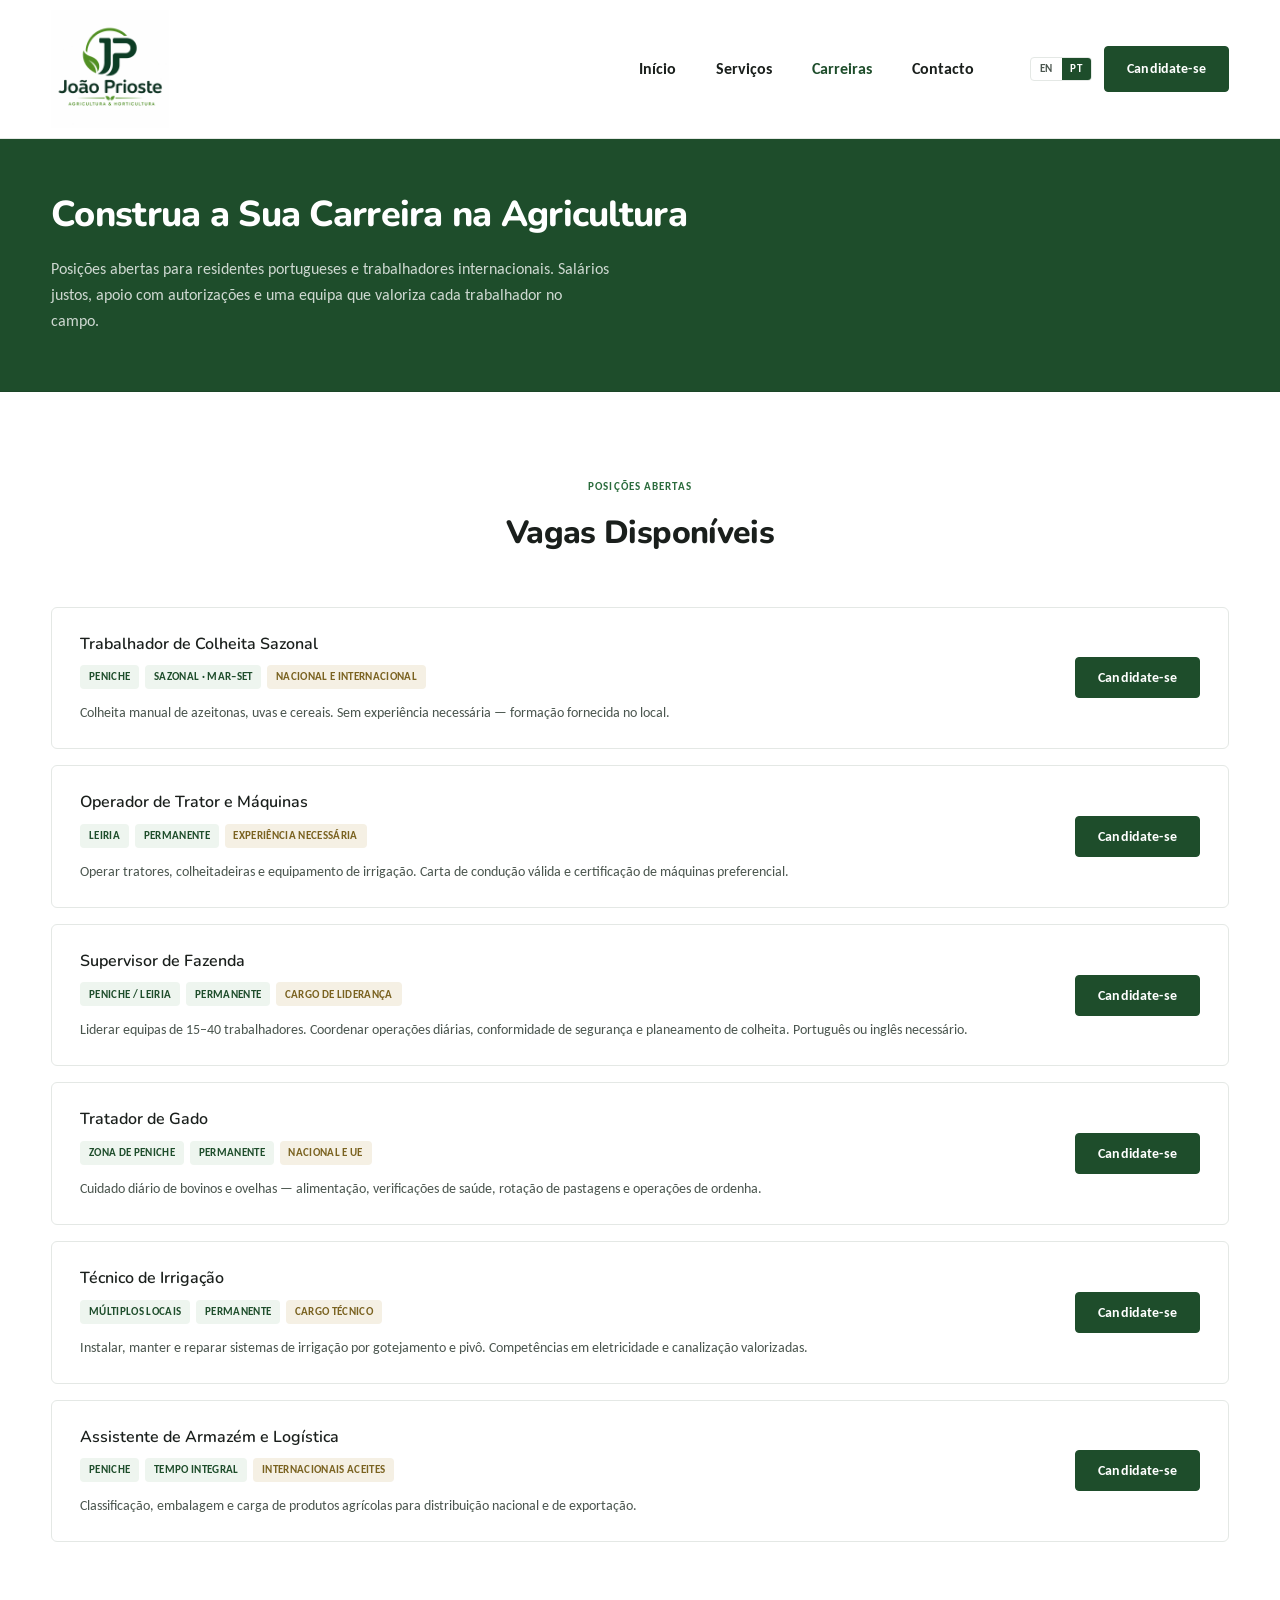
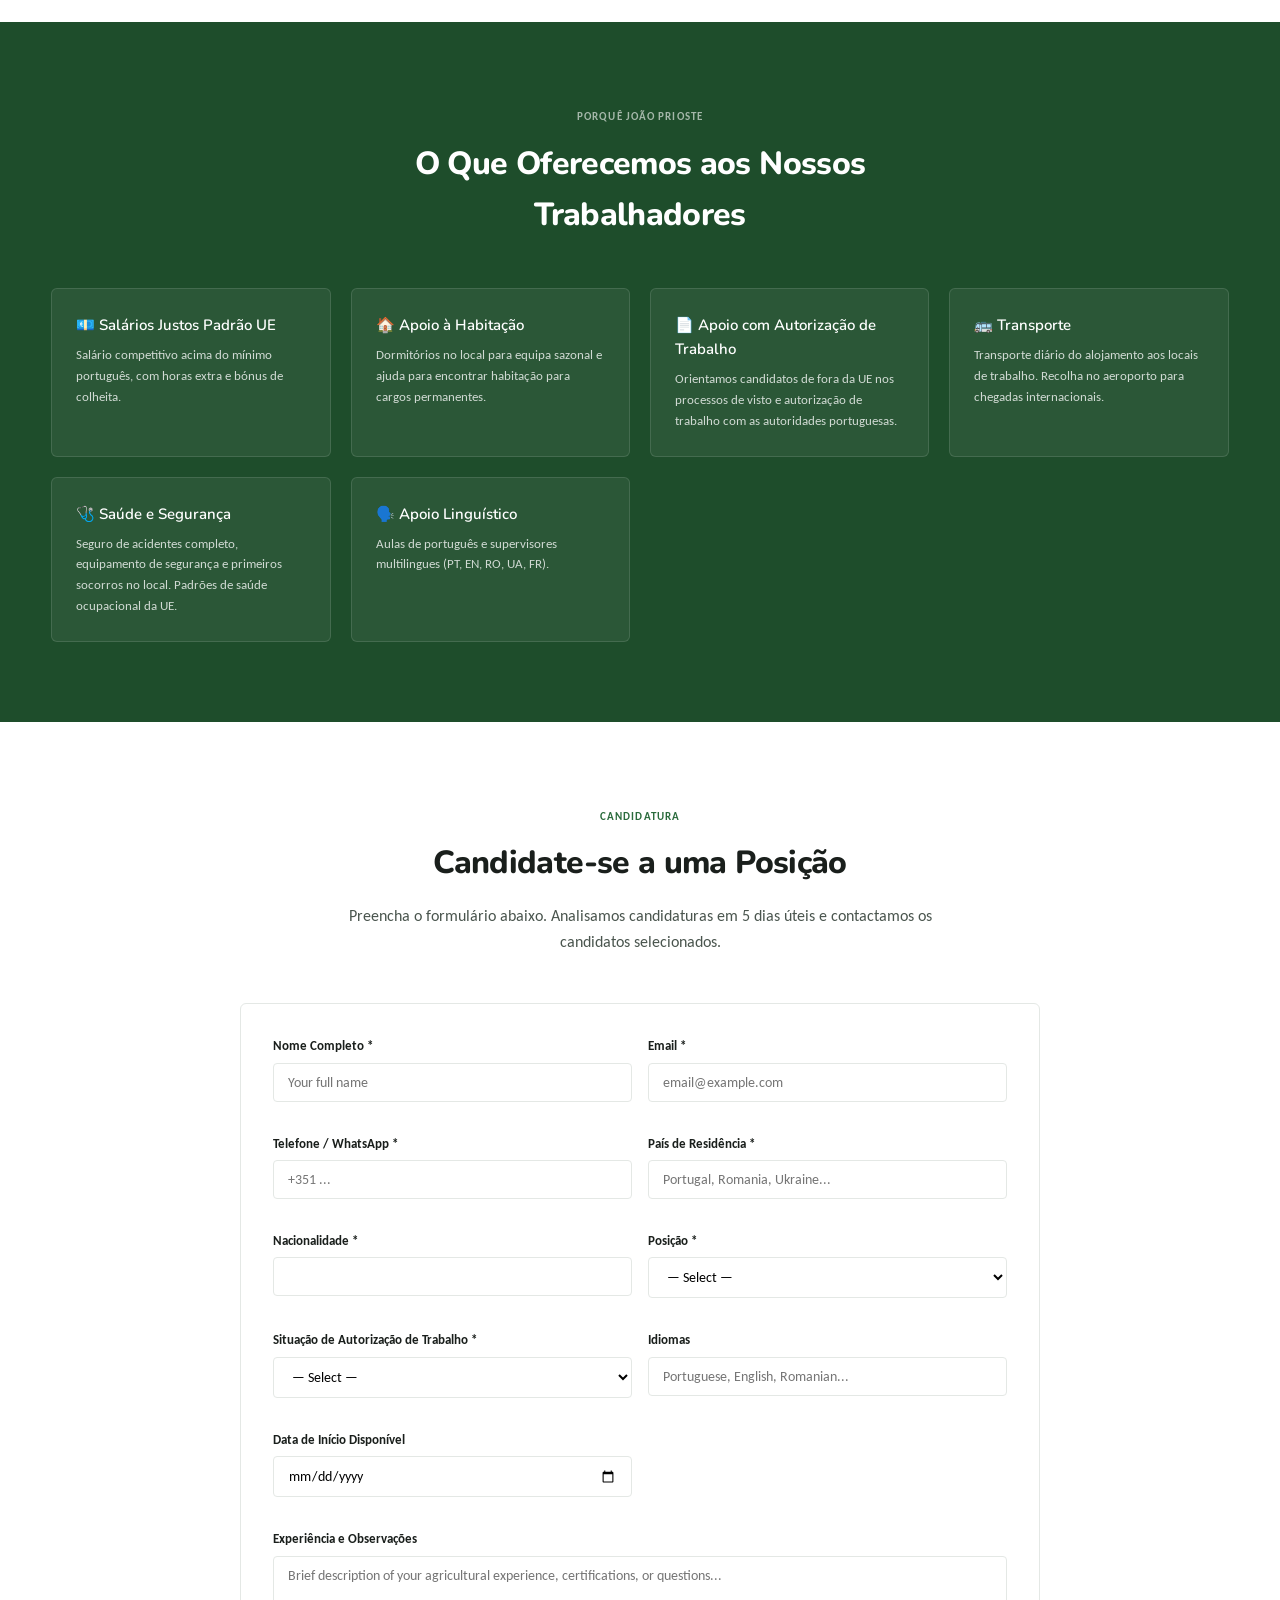
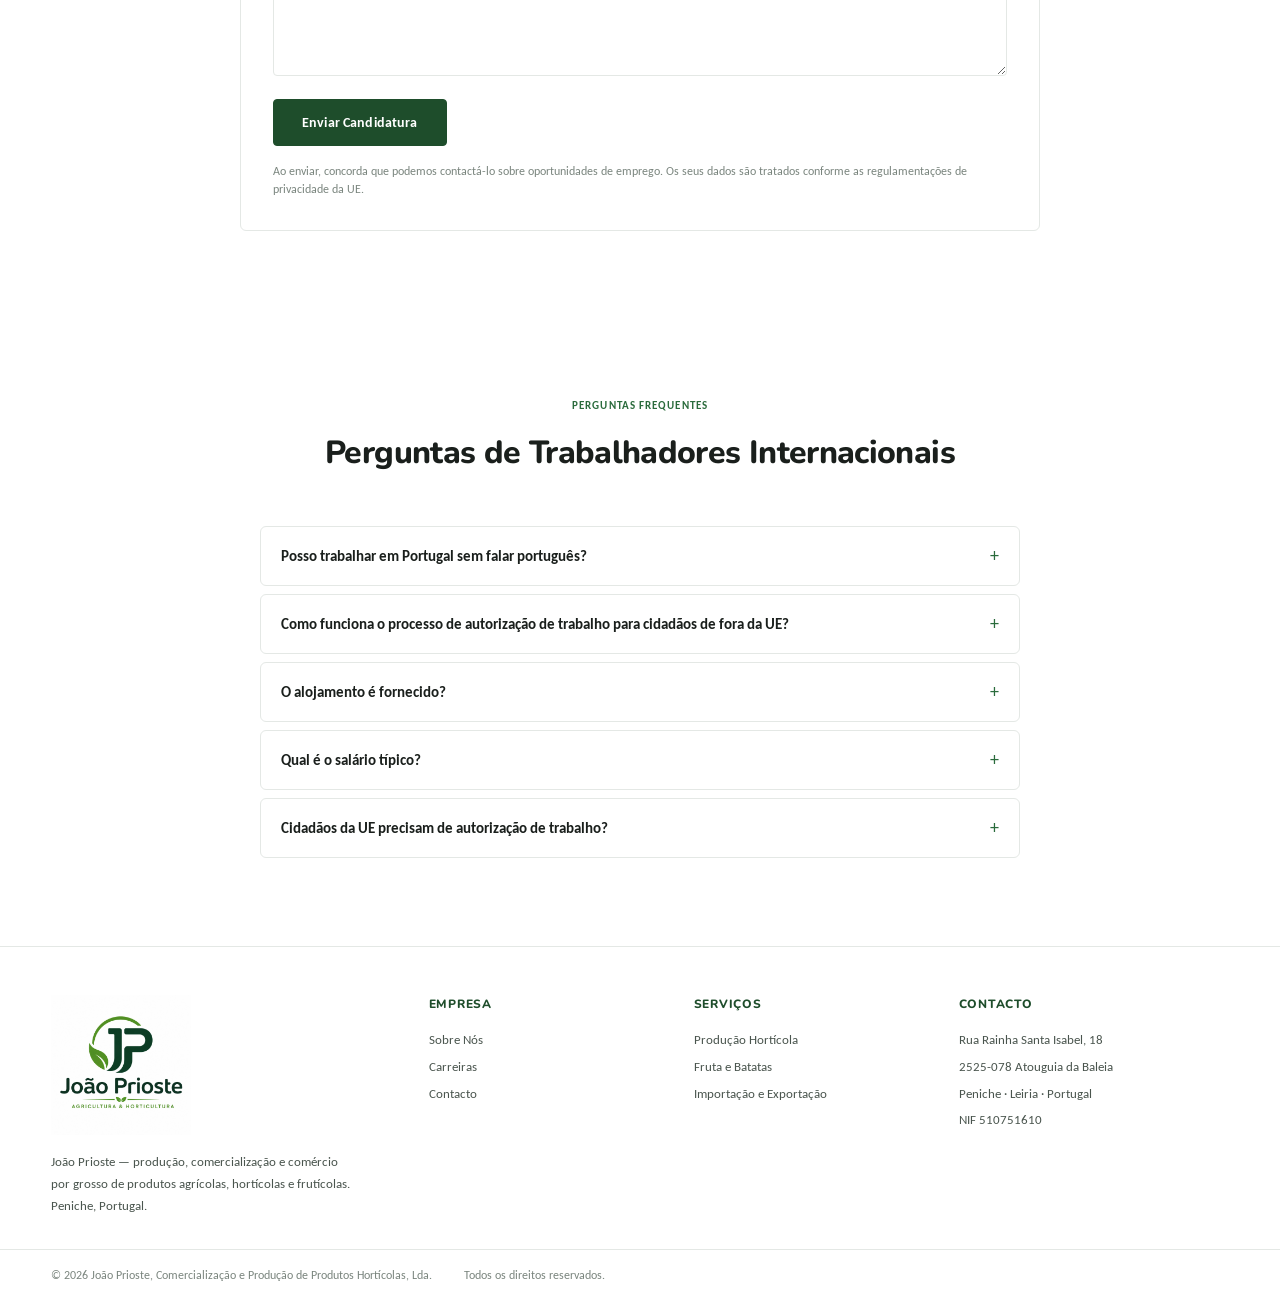
<file: careers.html>
<!DOCTYPE html>
<html lang="pt">
<head>
  <meta charset="UTF-8">
  <meta name="viewport" content="width=device-width, initial-scale=1.0">
  <meta name="description" content="Carreiras João Prioste — emprego agrícola e hortícola em Peniche. Trabalhadores nacionais e internacionais.">
  <title>Carreiras | João Prioste</title>
  <link rel="preconnect" href="https://fonts.googleapis.com">
  <link rel="preconnect" href="https://fonts.gstatic.com" crossorigin>
  <link href="https://fonts.googleapis.com/css2?family=Carlito:ital,wght@0,400;0,700;1,400&family=Nunito:wght@600;700;800&display=swap" rel="stylesheet">
  <link rel="stylesheet" href="css/styles.css?v=4">
</head>
<body>
  <header class="site-header">
    <div class="container header-inner">
      <a href="index.html" class="logo">
        <img src="images/logo.png" alt="João Prioste — Agricultura e Horticultura" class="logo-img">
      </a>
      <nav class="nav-links">
        <a href="index.html" data-i18n="nav.home">Home</a>
        <a href="services.html" data-i18n="nav.services">Services</a>
        <a href="careers.html" class="active" data-i18n="nav.careers">Careers</a>
        <a href="contact.html" data-i18n="nav.contact">Contact</a>
      </nav>
      <div class="header-actions">
        <div class="lang-toggle">
          <button type="button" data-lang="en">EN</button>
          <button type="button" data-lang="pt" class="active">PT</button>
        </div>
        <a href="#apply-form" class="btn btn-primary" data-i18n="nav.apply">Apply Now</a>
        <button class="mobile-toggle" aria-label="Menu">☰</button>
      </div>
    </div>
  </header>

  <main>
    <section class="page-hero">
      <div class="container">
        <h1 data-en="Build Your Career in Agriculture" data-pt="Construa a Sua Carreira na Agricultura">Build Your Career in Agriculture</h1>
        <p data-en="Open positions for Portuguese residents and international workers. Fair wages, support with permits, and a team that values every hand in the field." data-pt="Posições abertas para residentes portugueses e trabalhadores internacionais. Salários justos, apoio com autorizações e uma equipa que valoriza cada trabalhador no campo.">Open positions for Portuguese residents and international workers. Fair wages, support with permits, and a team that values every hand in the field.</p>
      </div>
    </section>

    <section class="bg-white">
      <div class="container">
        <div class="section-header fade-in">
          <span class="section-label" data-en="Open Positions" data-pt="Posições Abertas">Open Positions</span>
          <h2 data-en="Current Job Openings" data-pt="Vagas Disponíveis">Current Job Openings</h2>
        </div>
        <div style="display: flex; flex-direction: column; gap: 1rem;">
          <article class="job-card fade-in">
            <div>
              <h3 data-en="Seasonal Harvest Worker" data-pt="Trabalhador de Colheita Sazonal">Seasonal Harvest Worker</h3>
              <div class="job-meta">
                <span class="tag" data-en="Peniche" data-pt="Peniche">Peniche</span>
                <span class="tag" data-en="Seasonal · Mar–Sep" data-pt="Sazonal · Mar–Set">Seasonal · Mar–Sep</span>
                <span class="tag gold" data-en="Domestic & International" data-pt="Nacional e Internacional">Domestic & International</span>
              </div>
              <p style="color: var(--text-muted); font-size: 0.9rem; margin-top: 0.75rem;" data-en="Hand harvesting of olives, grapes, and cereals. No experience required — training provided on site." data-pt="Colheita manual de azeitonas, uvas e cereais. Sem experiência necessária — formação fornecida no local.">Hand harvesting of olives, grapes, and cereals. No experience required — training provided on site.</p>
            </div>
            <button type="button" class="btn btn-primary" data-apply="harvest-worker" data-en="Apply" data-pt="Candidate-se">Apply</button>
          </article>

          <article class="job-card fade-in">
            <div>
              <h3 data-en="Tractor & Machinery Operator" data-pt="Operador de Trator e Máquinas">Tractor & Machinery Operator</h3>
              <div class="job-meta">
                <span class="tag" data-en="Leiria" data-pt="Leiria">Leiria</span>
                <span class="tag" data-en="Permanent" data-pt="Permanente">Permanent</span>
                <span class="tag gold" data-en="Experience Required" data-pt="Experiência Necessária">Experience Required</span>
              </div>
              <p style="color: var(--text-muted); font-size: 0.9rem; margin-top: 0.75rem;" data-en="Operate tractors, harvesters, and irrigation equipment. Valid driving license and machinery certification preferred." data-pt="Operar tratores, colheitadeiras e equipamento de irrigação. Carta de condução válida e certificação de máquinas preferencial.">Operate tractors, harvesters, and irrigation equipment. Valid driving license and machinery certification preferred.</p>
            </div>
            <button type="button" class="btn btn-primary" data-apply="machinery-operator" data-en="Apply" data-pt="Candidate-se">Apply</button>
          </article>

          <article class="job-card fade-in">
            <div>
              <h3 data-en="Farm Supervisor" data-pt="Supervisor de Fazenda">Farm Supervisor</h3>
              <div class="job-meta">
                <span class="tag" data-en="Peniche / Leiria" data-pt="Peniche / Leiria">Peniche / Leiria</span>
                <span class="tag" data-en="Permanent" data-pt="Permanente">Permanent</span>
                <span class="tag gold" data-en="Leadership Role" data-pt="Cargo de Liderança">Leadership Role</span>
              </div>
              <p style="color: var(--text-muted); font-size: 0.9rem; margin-top: 0.75rem;" data-en="Lead teams of 15–40 workers. Coordinate daily operations, safety compliance, and harvest planning. Portuguese or English required." data-pt="Liderar equipas de 15–40 trabalhadores. Coordenar operações diárias, conformidade de segurança e planeamento de colheita. Português ou inglês necessário.">Lead teams of 15–40 workers. Coordinate daily operations, safety compliance, and harvest planning. Portuguese or English required.</p>
            </div>
            <button type="button" class="btn btn-primary" data-apply="farm-supervisor" data-en="Apply" data-pt="Candidate-se">Apply</button>
          </article>

          <article class="job-card fade-in">
            <div>
              <h3 data-en="Livestock Handler" data-pt="Tratador de Gado">Livestock Handler</h3>
              <div class="job-meta">
                <span class="tag" data-en="Peniche area" data-pt="Zona de Peniche">Zona de Peniche</span>
                <span class="tag" data-en="Permanent" data-pt="Permanente">Permanent</span>
                <span class="tag gold" data-en="Domestic & EU" data-pt="Nacional e UE">Domestic & EU</span>
              </div>
              <p style="color: var(--text-muted); font-size: 0.9rem; margin-top: 0.75rem;" data-en="Daily care of cattle and sheep — feeding, health checks, pasture rotation, and milking operations." data-pt="Cuidado diário de bovinos e ovelhas — alimentação, verificações de saúde, rotação de pastagens e operações de ordenha.">Daily care of cattle and sheep — feeding, health checks, pasture rotation, and milking operations.</p>
            </div>
            <button type="button" class="btn btn-primary" data-apply="livestock-handler" data-en="Apply" data-pt="Candidate-se">Apply</button>
          </article>

          <article class="job-card fade-in">
            <div>
              <h3 data-en="Irrigation Technician" data-pt="Técnico de Irrigação">Irrigation Technician</h3>
              <div class="job-meta">
                <span class="tag" data-en="Multiple Sites" data-pt="Múltiplos Locais">Multiple Sites</span>
                <span class="tag" data-en="Permanent" data-pt="Permanente">Permanent</span>
                <span class="tag gold" data-en="Technical Role" data-pt="Cargo Técnico">Technical Role</span>
              </div>
              <p style="color: var(--text-muted); font-size: 0.9rem; margin-top: 0.75rem;" data-en="Install, maintain, and repair drip and pivot irrigation systems. Electrical and plumbing skills valued." data-pt="Instalar, manter e reparar sistemas de irrigação por gotejamento e pivô. Competências em eletricidade e canalização valorizadas.">Install, maintain, and repair drip and pivot irrigation systems. Electrical and plumbing skills valued.</p>
            </div>
            <button type="button" class="btn btn-primary" data-apply="irrigation-technician" data-en="Apply" data-pt="Candidate-se">Apply</button>
          </article>

          <article class="job-card fade-in">
            <div>
              <h3 data-en="Warehouse & Logistics Assistant" data-pt="Assistente de Armazém e Logística">Warehouse & Logistics Assistant</h3>
              <div class="job-meta">
                <span class="tag" data-en="Peniche" data-pt="Peniche">Peniche</span>
                <span class="tag" data-en="Full-time" data-pt="Tempo integral">Full-time</span>
                <span class="tag gold" data-en="International Welcome" data-pt="Internacionais Aceites">International Welcome</span>
              </div>
              <p style="color: var(--text-muted); font-size: 0.9rem; margin-top: 0.75rem;" data-en="Sorting, packaging, and loading agricultural products for domestic and export distribution." data-pt="Classificação, embalagem e carga de produtos agrícolas para distribuição nacional e de exportação.">Sorting, packaging, and loading agricultural products for domestic and export distribution.</p>
            </div>
            <button type="button" class="btn btn-primary" data-apply="logistics-assistant" data-en="Apply" data-pt="Candidate-se">Apply</button>
          </article>
        </div>
      </div>
    </section>

    <section class="bg-green">
      <div class="container">
        <div class="section-header fade-in">
          <span class="section-label" data-en="Why João Prioste" data-pt="Porquê João Prioste">Porquê João Prioste</span>
          <h2 data-en="What We Offer Our Workers" data-pt="O Que Oferecemos aos Nossos Trabalhadores">What We Offer Our Workers</h2>
        </div>
        <div class="benefits-grid fade-in">
          <div class="benefit-card">
            <h4 data-en="💶 Fair EU-Standard Wages" data-pt="💶 Salários Justos Padrão UE">💶 Fair EU-Standard Wages</h4>
            <p data-en="Competitive pay above Portuguese minimum wage, with overtime and harvest bonuses." data-pt="Salário competitivo acima do mínimo português, com horas extra e bónus de colheita.">Competitive pay above Portuguese minimum wage, with overtime and harvest bonuses.</p>
          </div>
          <div class="benefit-card">
            <h4 data-en="🏠 Housing Support" data-pt="🏠 Apoio à Habitação">🏠 Housing Support</h4>
            <p data-en="On-site dormitories for seasonal staff and help finding rental housing for permanent roles." data-pt="Dormitórios no local para equipa sazonal e ajuda para encontrar habitação para cargos permanentes.">On-site dormitories for seasonal staff and help finding rental housing for permanent roles.</p>
          </div>
          <div class="benefit-card">
            <h4 data-en="📄 Work Permit Assistance" data-pt="📄 Apoio com Autorização de Trabalho">📄 Work Permit Assistance</h4>
            <p data-en="We guide non-EU candidates through visa and work authorization processes with Portuguese authorities." data-pt="Orientamos candidatos de fora da UE nos processos de visto e autorização de trabalho com as autoridades portuguesas.">We guide non-EU candidates through visa and work authorization processes with Portuguese authorities.</p>
          </div>
          <div class="benefit-card">
            <h4 data-en="🚌 Transport" data-pt="🚌 Transporte">🚌 Transport</h4>
            <p data-en="Daily transport from accommodation to field sites. Airport pickup for international arrivals." data-pt="Transporte diário do alojamento aos locais de trabalho. Recolha no aeroporto para chegadas internacionais.">Daily transport from accommodation to field sites. Airport pickup for international arrivals.</p>
          </div>
          <div class="benefit-card">
            <h4 data-en="🩺 Health & Safety" data-pt="🩺 Saúde e Segurança">🩺 Health & Safety</h4>
            <p data-en="Full accident insurance, safety equipment, and on-site first aid. EU occupational health standards." data-pt="Seguro de acidentes completo, equipamento de segurança e primeiros socorros no local. Padrões de saúde ocupacional da UE.">Full accident insurance, safety equipment, and on-site first aid. EU occupational health standards.</p>
          </div>
          <div class="benefit-card">
            <h4 data-en="🗣️ Language Support" data-pt="🗣️ Apoio Linguístico">🗣️ Language Support</h4>
            <p data-en="Portuguese language classes and multilingual supervisors (PT, EN, RO, UA, FR)." data-pt="Aulas de português e supervisores multilingues (PT, EN, RO, UA, FR).">Portuguese language classes and multilingual supervisors (PT, EN, RO, UA, FR).</p>
          </div>
        </div>
      </div>
    </section>

    <section id="apply-form">
      <div class="container">
        <div class="section-header fade-in">
          <span class="section-label" data-en="Application" data-pt="Candidatura">Application</span>
          <h2 data-en="Apply for a Position" data-pt="Candidate-se a uma Posição">Apply for a Position</h2>
          <p data-en="Fill out the form below. We review applications within 5 business days and contact shortlisted candidates." data-pt="Preencha o formulário abaixo. Analisamos candidaturas em 5 dias úteis e contactamos os candidatos selecionados.">Fill out the form below. We review applications within 5 business days and contact shortlisted candidates.</p>
        </div>
        <div class="form-section fade-in" style="max-width: 800px; margin: 0 auto;">
          <form data-form="application">
            <div class="form-grid">
              <div class="form-group">
                <label data-en="Full Name *" data-pt="Nome Completo *">Full Name *</label>
                <input type="text" name="name" required placeholder="Your full name">
              </div>
              <div class="form-group">
                <label data-en="Email *" data-pt="Email *">Email *</label>
                <input type="email" name="email" required placeholder="email@example.com">
              </div>
              <div class="form-group">
                <label data-en="Phone / WhatsApp *" data-pt="Telefone / WhatsApp *">Phone / WhatsApp *</label>
                <input type="tel" name="phone" required placeholder="+351 ...">
              </div>
              <div class="form-group">
                <label data-en="Country of Residence *" data-pt="País de Residência *">Country of Residence *</label>
                <input type="text" name="country" required placeholder="Portugal, Romania, Ukraine...">
              </div>
              <div class="form-group">
                <label data-en="Nationality *" data-pt="Nacionalidade *">Nationality *</label>
                <input type="text" name="nationality" required>
              </div>
              <div class="form-group">
                <label data-en="Position *" data-pt="Posição *">Position *</label>
                <select name="position" id="position" required>
                  <option value="">— Select —</option>
                  <option value="harvest-worker" data-en="Seasonal Harvest Worker" data-pt="Trabalhador de Colheita Sazonal">Seasonal Harvest Worker</option>
                  <option value="machinery-operator" data-en="Tractor & Machinery Operator" data-pt="Operador de Trator e Máquinas">Tractor & Machinery Operator</option>
                  <option value="farm-supervisor" data-en="Farm Supervisor" data-pt="Supervisor de Fazenda">Farm Supervisor</option>
                  <option value="livestock-handler" data-en="Livestock Handler" data-pt="Tratador de Gado">Livestock Handler</option>
                  <option value="irrigation-technician" data-en="Irrigation Technician" data-pt="Técnico de Irrigação">Irrigation Technician</option>
                  <option value="logistics-assistant" data-en="Warehouse & Logistics Assistant" data-pt="Assistente de Armazém e Logística">Warehouse & Logistics Assistant</option>
                  <option value="other" data-en="Other / General Inquiry" data-pt="Outro / Consulta Geral">Other / General Inquiry</option>
                </select>
              </div>
              <div class="form-group">
                <label data-en="Work Authorization Status *" data-pt="Situação de Autorização de Trabalho *">Work Authorization Status *</label>
                <select name="work_status" required>
                  <option value="">— Select —</option>
                  <option value="portuguese" data-en="Portuguese citizen / resident" data-pt="Cidadão / residente português">Portuguese citizen / resident</option>
                  <option value="eu" data-en="EU citizen (free movement)" data-pt="Cidadão da UE (liberdade de movimento)">EU citizen (free movement)</option>
                  <option value="permit" data-en="Already have work permit" data-pt="Já tenho autorização de trabalho">Already have work permit</option>
                  <option value="need_permit" data-en="Need work permit / visa support" data-pt="Preciso de apoio com autorização / visto">Need work permit / visa support</option>
                </select>
              </div>
              <div class="form-group">
                <label data-en="Languages Spoken" data-pt="Idiomas">Languages Spoken</label>
                <input type="text" name="languages" placeholder="Portuguese, English, Romanian...">
              </div>
              <div class="form-group">
                <label data-en="Available Start Date" data-pt="Data de Início Disponível">Available Start Date</label>
                <input type="date" name="start_date">
              </div>
              <div class="form-group full">
                <label data-en="Experience & Notes" data-pt="Experiência e Observações">Experience & Notes</label>
                <textarea name="experience" placeholder="Brief description of your agricultural experience, certifications, or questions..."></textarea>
              </div>
            </div>
            <button type="submit" class="btn btn-primary btn-lg" data-en="Submit Application" data-pt="Enviar Candidatura">Submit Application</button>
            <p class="form-notice" data-en="By submitting, you agree that we may contact you about employment opportunities. Your data is handled according to EU privacy regulations." data-pt="Ao enviar, concorda que podemos contactá-lo sobre oportunidades de emprego. Os seus dados são tratados conforme as regulamentações de privacidade da UE.">By submitting, you agree that we may contact you about employment opportunities. Your data is handled according to EU privacy regulations.</p>
          </form>
        </div>
      </div>
    </section>

    <section class="bg-white">
      <div class="container">
        <div class="section-header fade-in">
          <span class="section-label" data-en="FAQ" data-pt="Perguntas Frequentes">FAQ</span>
          <h2 data-en="Questions from International Workers" data-pt="Perguntas de Trabalhadores Internacionais">Questions from International Workers</h2>
        </div>
        <div class="faq-list fade-in">
          <div class="faq-item">
            <button type="button" class="faq-question" data-en="Can I work in Portugal without speaking Portuguese?" data-pt="Posso trabalhar em Portugal sem falar português?">Can I work in Portugal without speaking Portuguese?</button>
            <div class="faq-answer" data-en="Yes, for many field positions. We provide basic Portuguese training and have multilingual supervisors. Leadership roles typically require Portuguese or English." data-pt="Sim, para muitas posições de campo. Oferecemos formação básica de português e temos supervisores multilingues. Cargos de liderança geralmente requerem português ou inglês.">Yes, for many field positions. We provide basic Portuguese training and have multilingual supervisors. Leadership roles typically require Portuguese or English.</div>
          </div>
          <div class="faq-item">
            <button type="button" class="faq-question" data-en="How does the work permit process work for non-EU citizens?" data-pt="Como funciona o processo de autorização de trabalho para cidadãos de fora da UE?">How does the work permit process work for non-EU citizens?</button>
            <div class="faq-answer" data-en="After you apply, we assess your profile. If selected, we initiate a work authorization request with AIMA (Portuguese immigration). Processing typically takes 2–4 months. We guide you through every step and required document." data-pt="Após candidatura, avaliamos o seu perfil. Se selecionado, iniciamos pedido de autorização de trabalho com a AIMA (imigração portuguesa). O processamento demora normalmente 2–4 meses. Orientamos em cada passo e documento necessário.">After you apply, we assess your profile. If selected, we initiate a work authorization request with AIMA (Portuguese immigration). Processing typically takes 2–4 months. We guide you through every step and required document.</div>
          </div>
          <div class="faq-item">
            <button type="button" class="faq-question" data-en="Is accommodation provided?" data-pt="O alojamento é fornecido?">Is accommodation provided?</button>
            <div class="faq-answer" data-en="Seasonal workers receive on-site dormitory housing at subsidized rates. Permanent employees receive assistance finding local rental housing. Utilities and transport to work sites are included for seasonal staff." data-pt="Trabalhadores sazonais recebem alojamento em dormitórios no local com taxas subsidiadas. Empregados permanentes recebem assistência para encontrar habitação local. Utilidades e transporte aos locais de trabalho incluídos para equipa sazonal.">Seasonal workers receive on-site dormitory housing at subsidized rates. Permanent employees receive assistance finding local rental housing. Utilities and transport to work sites are included for seasonal staff.</div>
          </div>
          <div class="faq-item">
            <button type="button" class="faq-question" data-en="What is the typical salary?" data-pt="Qual é o salário típico?">What is the typical salary?</button>
            <div class="faq-answer" data-en="Salaries start at €900–1,200/month for entry-level seasonal work (above Portugal's minimum wage). Skilled operators and supervisors earn €1,400–2,200/month plus benefits. Harvest overtime and bonuses apply during peak season." data-pt="Salários começam em €900–1.200/mês para trabalho sazonal de entrada (acima do salário mínimo português). Operadores qualificados e supervisores ganham €1.400–2.200/mês mais benefícios. Horas extra e bónus de colheita aplicam-se na época alta.">Salaries start at €900–1,200/month for entry-level seasonal work (above Portugal's minimum wage). Skilled operators and supervisors earn €1,400–2,200/month plus benefits. Harvest overtime and bonuses apply during peak season.</div>
          </div>
          <div class="faq-item">
            <button type="button" class="faq-question" data-en="Do EU citizens need a work permit?" data-pt="Cidadãos da UE precisam de autorização de trabalho?">Do EU citizens need a work permit?</button>
            <div class="faq-answer" data-en="No. EU/EEA citizens can work in Portugal under free movement rules. You need to register your residence with local authorities if staying longer than 3 months. We assist with this registration." data-pt="Não. Cidadãos da UE/EEE podem trabalhar em Portugal sob regras de liberdade de movimento. Precisa registar a sua residência nas autoridades locais se ficar mais de 3 meses. Ajudamos com este registo.">No. EU/EEA citizens can work in Portugal under free movement rules. You need to register your residence with local authorities if staying longer than 3 months. We assist with this registration.</div>
          </div>
        </div>
      </div>
    </section>
  </main>

  <footer class="site-footer">
    <div class="footer-main">
      <div class="container footer-grid">
        <div class="footer-brand">
          <a href="index.html" class="logo logo--footer">
            <img src="images/logo.png" alt="João Prioste" class="logo-img">
          </a>
          <p data-i18n="footer.desc">Produção, comercialização e comércio por grosso de produtos agrícolas, hortícolas e frutícolas.</p>
        </div>
        <div class="footer-col">
          <h4 data-i18n="footer.company">Empresa</h4>
          <a href="index.html" data-i18n="footer.about">Sobre Nós</a>
          <a href="careers.html" data-i18n="footer.careers">Carreiras</a>
          <a href="contact.html" data-i18n="footer.contact">Contacto</a>
        </div>
        <div class="footer-col">
          <h4 data-i18n="footer.services">Serviços</h4>
          <a href="services.html" data-en="Horticultural Production" data-pt="Produção Hortícola">Produção Hortícola</a>
          <a href="services.html" data-en="Fruit & Potatoes" data-pt="Fruta e Batatas">Fruta e Batatas</a>
          <a href="services.html" data-en="Import & Export" data-pt="Importação e Exportação">Importação e Exportação</a>
        </div>
        <div class="footer-col">
          <h4 data-i18n="footer.contact">Contacto</h4>
          <span>Rua Rainha Santa Isabel, 18</span>
          <span>2525-078 Atouguia da Baleia</span>
          <span>Peniche · Leiria · Portugal</span>
          <span>NIF 510751610</span>
        </div>
      </div>
    </div>
    <div class="footer-legal">
      <div class="container footer-legal-inner">
        <span>© 2026 João Prioste, Comercialização e Produção de Produtos Hortícolas, Lda.</span>
        <span data-i18n="footer.rights">Todos os direitos reservados.</span>
      </div>
    </div>
  </footer>

  <script src="js/main.js"></script>
  <script>
    document.addEventListener('langchange', ({ detail: { lang } }) => {
      document.querySelectorAll('[data-en]').forEach((el) => {
        const text = el.getAttribute(lang === 'pt' ? 'data-pt' : 'data-en');
        if (text) el.textContent = text;
      });
      document.querySelectorAll('option[data-en]').forEach((opt) => {
        const text = opt.getAttribute(lang === 'pt' ? 'data-pt' : 'data-en');
        if (text) opt.textContent = text;
      });
    });
    document.addEventListener('DOMContentLoaded', () => {
      const lang = localStorage.getItem('joao-prioste-lang') || 'pt';
      document.querySelectorAll('[data-en]').forEach((el) => {
        const text = el.getAttribute(lang === 'pt' ? 'data-pt' : 'data-en');
        if (text) el.textContent = text;
      });
      document.querySelectorAll('option[data-en]').forEach((opt) => {
        const text = opt.getAttribute(lang === 'pt' ? 'data-pt' : 'data-en');
        if (text) opt.textContent = text;
      });
    });
  </script>
</body>
</html>
</file>
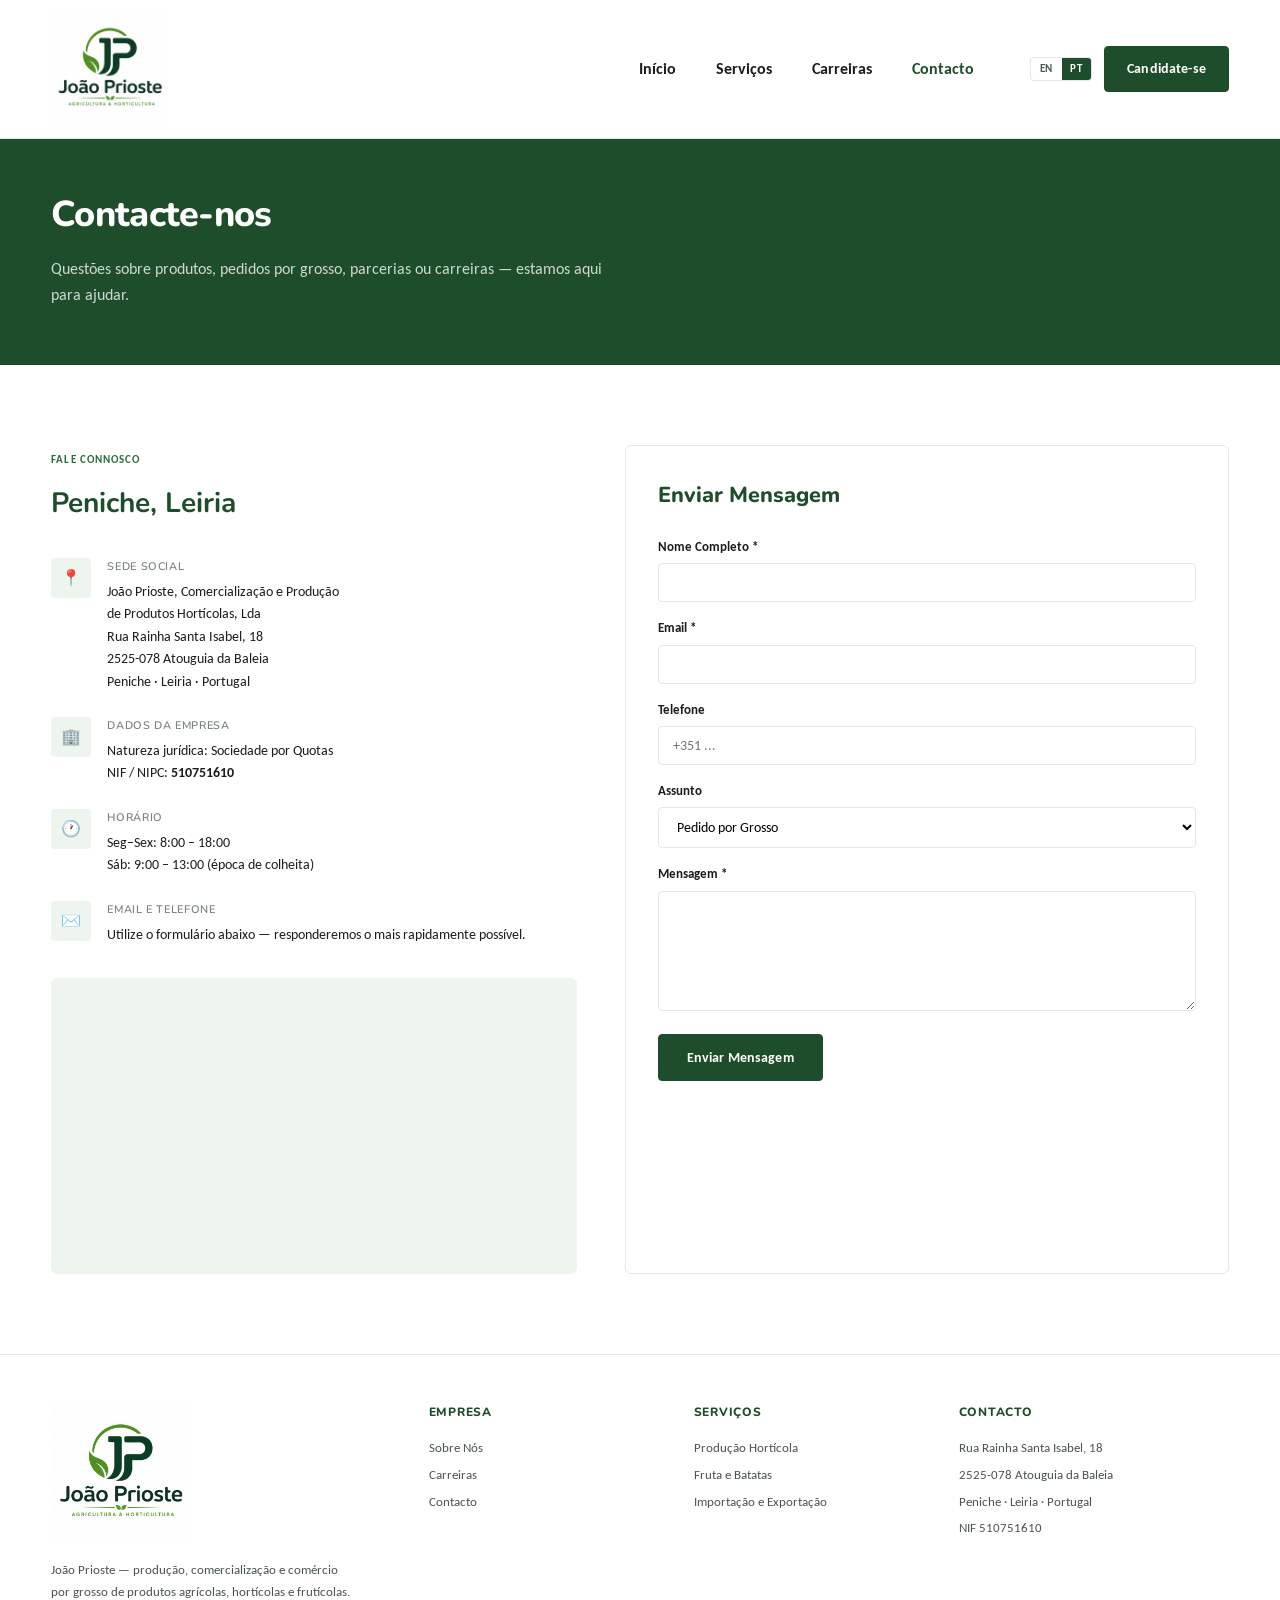
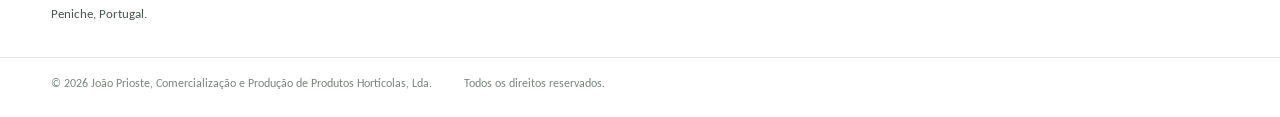
<file: contact.html>
<!DOCTYPE html>
<html lang="pt">
<head>
  <meta charset="UTF-8">
  <meta name="viewport" content="width=device-width, initial-scale=1.0">
  <meta name="description" content="Contacto João Prioste — Rua Rainha Santa Isabel, 18, Atouguia da Baleia, Peniche. NIF 510751610.">
  <title>Contacto | João Prioste</title>
  <link rel="preconnect" href="https://fonts.googleapis.com">
  <link rel="preconnect" href="https://fonts.gstatic.com" crossorigin>
  <link href="https://fonts.googleapis.com/css2?family=Carlito:ital,wght@0,400;0,700;1,400&family=Nunito:wght@600;700;800&display=swap" rel="stylesheet">
  <link rel="stylesheet" href="css/styles.css?v=4">
</head>
<body>
  <header class="site-header">
    <div class="container header-inner">
      <a href="index.html" class="logo">
        <img src="images/logo.png" alt="João Prioste — Agricultura e Horticultura" class="logo-img">
      </a>
      <nav class="nav-links">
        <a href="index.html" data-i18n="nav.home">Início</a>
        <a href="services.html" data-i18n="nav.services">Serviços</a>
        <a href="careers.html" data-i18n="nav.careers">Carreiras</a>
        <a href="contact.html" class="active" data-i18n="nav.contact">Contacto</a>
      </nav>
      <div class="header-actions">
        <div class="lang-toggle">
          <button type="button" data-lang="en">EN</button>
          <button type="button" data-lang="pt" class="active">PT</button>
        </div>
        <a href="careers.html" class="btn btn-primary" data-i18n="nav.apply">Candidate-se</a>
        <button class="mobile-toggle" aria-label="Menu">☰</button>
      </div>
    </div>
  </header>

  <main>
    <section class="page-hero">
      <div class="container">
        <h1 data-en="Contact Us" data-pt="Contacte-nos">Contacte-nos</h1>
        <p data-en="Questions about our products, wholesale orders, partnerships, or careers — we're here to help." data-pt="Questões sobre produtos, pedidos por grosso, parcerias ou carreiras — estamos aqui para ajudar.">Questões sobre produtos, pedidos por grosso, parcerias ou carreiras — estamos aqui para ajudar.</p>
      </div>
    </section>

    <section>
      <div class="container contact-grid">
        <div class="fade-in">
          <span class="section-label" data-en="Get in Touch" data-pt="Fale Connosco">Fale Connosco</span>
          <h2 style="font-size: 1.75rem; font-weight: 700; color: var(--green-800); margin-bottom: 2rem;" data-en="Peniche, Leiria" data-pt="Peniche, Leiria">Peniche, Leiria</h2>

          <div class="contact-info-item">
            <div class="contact-icon">📍</div>
            <div>
              <h4 data-en="Registered Office" data-pt="Sede Social">Sede Social</h4>
              <p>João Prioste, Comercialização e Produção<br>de Produtos Hortícolas, Lda<br>Rua Rainha Santa Isabel, 18<br>2525-078 Atouguia da Baleia<br>Peniche · Leiria · Portugal</p>
            </div>
          </div>

          <div class="contact-info-item">
            <div class="contact-icon">🏢</div>
            <div>
              <h4 data-en="Company Details" data-pt="Dados da Empresa">Dados da Empresa</h4>
              <p data-en="Legal form: Limited company (Lda)" data-pt="Natureza jurídica: Sociedade por Quotas">Natureza jurídica: Sociedade por Quotas</p>
              <p>NIF / NIPC: <strong>510751610</strong></p>
            </div>
          </div>

          <div class="contact-info-item">
            <div class="contact-icon">🕐</div>
            <div>
              <h4 data-en="Office Hours" data-pt="Horário">Horário</h4>
              <p data-en="Mon–Fri: 8:00 – 18:00" data-pt="Seg–Sex: 8:00 – 18:00">Seg–Sex: 8:00 – 18:00</p>
              <p data-en="Sat: 9:00 – 13:00 (harvest season)" data-pt="Sáb: 9:00 – 13:00 (época de colheita)">Sáb: 9:00 – 13:00 (época de colheita)</p>
            </div>
          </div>

          <div class="contact-info-item">
            <div class="contact-icon">✉️</div>
            <div>
              <h4 data-en="Email & Phone" data-pt="Email e Telefone">Email e Telefone</h4>
              <p data-en="Use the form below — we will respond as soon as possible." data-pt="Utilize o formulário abaixo — responderemos o mais rapidamente possível.">Utilize o formulário abaixo — responderemos o mais rapidamente possível.</p>
            </div>
          </div>

          <div style="margin-top: 2rem; border-radius: var(--radius-lg); overflow: hidden; aspect-ratio: 16/9; background: var(--green-100);">
            <iframe
              title="Localização João Prioste — Peniche"
              src="https://www.openstreetmap.org/export/embed.html?bbox=-9.42%2C39.32%2C-9.36%2C39.36&layer=mapnik&marker=39.343%2C-9.39"
              width="100%"
              height="100%"
              style="border: 0;"
              loading="lazy"
            ></iframe>
          </div>
        </div>

        <div class="form-section fade-in">
          <h3 style="font-size: 1.35rem; color: var(--green-800); margin-bottom: 1.5rem;" data-en="Send a Message" data-pt="Enviar Mensagem">Enviar Mensagem</h3>
          <form data-form="contact">
            <div class="form-group">
              <label data-en="Full Name *" data-pt="Nome Completo *">Nome Completo *</label>
              <input type="text" name="name" required>
            </div>
            <div class="form-group">
              <label data-en="Email *" data-pt="Email *">Email *</label>
              <input type="email" name="email" required>
            </div>
            <div class="form-group">
              <label data-en="Phone" data-pt="Telefone">Telefone</label>
              <input type="tel" name="phone" placeholder="+351 ...">
            </div>
            <div class="form-group">
              <label data-en="Subject" data-pt="Assunto">Assunto</label>
              <select name="subject">
                <option value="wholesale" data-en="Wholesale Order" data-pt="Pedido por Grosso">Pedido por Grosso</option>
                <option value="import-export" data-en="Import / Export" data-pt="Importação / Exportação">Importação / Exportação</option>
                <option value="careers" data-en="Career Inquiry" data-pt="Consulta de Emprego">Consulta de Emprego</option>
                <option value="partnership" data-en="Business Partnership" data-pt="Parceria Comercial">Parceria Comercial</option>
                <option value="other" data-en="Other" data-pt="Outro">Outro</option>
              </select>
            </div>
            <div class="form-group">
              <label data-en="Message *" data-pt="Mensagem *">Mensagem *</label>
              <textarea name="message" required data-en-placeholder="How can we help you?" data-pt-placeholder="Como podemos ajudar?"></textarea>
            </div>
            <button type="submit" class="btn btn-primary btn-lg" data-en="Send Message" data-pt="Enviar Mensagem">Enviar Mensagem</button>
          </form>
        </div>
      </div>
    </section>
  </main>

  <footer class="site-footer">
    <div class="footer-main">
      <div class="container footer-grid">
        <div class="footer-brand">
          <a href="index.html" class="logo logo--footer">
            <img src="images/logo.png" alt="João Prioste" class="logo-img">
          </a>
          <p data-i18n="footer.desc">Produção, comercialização e comércio por grosso de produtos agrícolas, hortícolas e frutícolas.</p>
        </div>
        <div class="footer-col">
          <h4 data-i18n="footer.company">Empresa</h4>
          <a href="index.html" data-i18n="footer.about">Sobre Nós</a>
          <a href="careers.html" data-i18n="footer.careers">Carreiras</a>
          <a href="contact.html" data-i18n="footer.contact">Contacto</a>
        </div>
        <div class="footer-col">
          <h4 data-i18n="footer.services">Serviços</h4>
          <a href="services.html" data-en="Horticultural Production" data-pt="Produção Hortícola">Produção Hortícola</a>
          <a href="services.html" data-en="Fruit & Potatoes" data-pt="Fruta e Batatas">Fruta e Batatas</a>
          <a href="services.html" data-en="Import & Export" data-pt="Importação e Exportação">Importação e Exportação</a>
        </div>
        <div class="footer-col">
          <h4 data-i18n="footer.contact">Contacto</h4>
          <span>Rua Rainha Santa Isabel, 18</span>
          <span>2525-078 Atouguia da Baleia</span>
          <span>Peniche · Leiria · Portugal</span>
          <span>NIF 510751610</span>
        </div>
      </div>
    </div>
    <div class="footer-legal">
      <div class="container footer-legal-inner">
        <span>© 2026 João Prioste, Comercialização e Produção de Produtos Hortícolas, Lda.</span>
        <span data-i18n="footer.rights">Todos os direitos reservados.</span>
      </div>
    </div>
  </footer>

  <script src="js/main.js"></script>
  <script>
    document.addEventListener('langchange', ({ detail: { lang } }) => {
      document.querySelectorAll('[data-en]').forEach((el) => {
        const text = el.getAttribute(lang === 'pt' ? 'data-pt' : 'data-en');
        if (text) el.textContent = text;
      });
      document.querySelectorAll('option[data-en]').forEach((opt) => {
        const text = opt.getAttribute(lang === 'pt' ? 'data-pt' : 'data-en');
        if (text) opt.textContent = text;
      });
    });
    document.addEventListener('DOMContentLoaded', () => {
      const lang = localStorage.getItem('joao-prioste-lang') || 'pt';
      document.querySelectorAll('[data-en]').forEach((el) => {
        const text = el.getAttribute(lang === 'pt' ? 'data-pt' : 'data-en');
        if (text) el.textContent = text;
      });
    });
  </script>
</body>
</html>
</file>
<file: css/styles.css>
/* João Prioste — Corporate Design System */

:root {
  --green-900: #0f2418;
  --green-800: #1e4d2b;
  --green-700: #2a6b3c;
  --green-600: #3d8b52;
  --green-100: #eef5ef;
  --green-50: #f8fbf9;
  --gold-500: #b8922a;
  --text: #1a1f1c;
  --text-muted: #4a554e;
  --text-light: #7a857e;
  --white: #ffffff;
  --border: #e4e8e5;
  --border-light: #eef1ef;
  --surface: #fafbfa;
  --shadow-sm: 0 1px 3px rgba(15, 36, 24, 0.06);
  --shadow: 0 4px 20px rgba(15, 36, 24, 0.08);
  --radius: 4px;
  --radius-lg: 6px;
  --transition: 0.2s ease;
  --font-body: "Carlito", "Aptos", "Calibri", "Segoe UI", "Helvetica Neue", Arial, sans-serif;
  --font-heading: "Nunito", "Avenir Next Rounded", "SF Pro Rounded", "Proxima Soft", sans-serif;
  --header-h: 130px;
}

*, *::before, *::after { box-sizing: border-box; margin: 0; padding: 0; }

html {
  scroll-behavior: smooth;
  font-size: 16px;
  font-family: var(--font-body);
}

body {
  font-family: var(--font-body);
  color: var(--text);
  background: var(--white);
  line-height: 1.6;
  -webkit-font-smoothing: antialiased;
  padding-top: var(--header-h);
}

h1, h2, h3, h4 {
  font-family: var(--font-heading);
  font-weight: 800;
}

button, input, select, textarea {
  font-family: var(--font-body);
}

img { display: block; }
img:not(.logo-img) { max-width: 100%; }
a { color: inherit; text-decoration: none; }
ul { list-style: none; }

.container {
  width: min(1200px, 92vw);
  margin: 0 auto;
}

/* ── Header (corporate) ── */
.site-header {
  position: fixed;
  top: 0;
  left: 0;
  right: 0;
  z-index: 100;
  min-height: var(--header-h);
  background: var(--white);
  border-bottom: 1px solid var(--border);
}

.header-inner {
  display: flex;
  align-items: center;
  justify-content: space-between;
  min-height: var(--header-h);
  padding: 0.625rem 0;
  gap: 2.5rem;
}

.logo {
  display: flex;
  align-items: center;
  flex-shrink: 0;
  min-width: 140px;
}

.logo-img {
  height: 118px;
  width: auto;
  max-width: none;
  min-height: 118px;
  object-fit: contain;
  flex-shrink: 0;
}

.logo--footer .logo-img {
  height: 140px;
  min-height: 140px;
  max-width: none;
}

.nav-links {
  display: flex;
  align-items: center;
  gap: 2.5rem;
  margin-left: auto;
  margin-right: 1rem;
}

.nav-links a {
  font-family: var(--font-body);
  font-size: 1rem;
  font-weight: 600;
  color: var(--text);
  transition: color var(--transition);
  white-space: nowrap;
  padding: 0.375rem 0;
}

.nav-links a:hover,
.nav-links a.active {
  color: var(--green-800);
}

.nav-links a.active {
  font-weight: 600;
}

.header-actions {
  display: flex;
  align-items: center;
  gap: 0.75rem;
  flex-shrink: 0;
}

.lang-toggle {
  display: flex;
  border: 1px solid var(--border);
  border-radius: var(--radius);
  overflow: hidden;
}

.lang-toggle button {
  padding: 0.3rem 0.55rem;
  border: none;
  background: transparent;
  font-family: var(--font-body);
  font-size: 0.6875rem;
  font-weight: 600;
  cursor: pointer;
  color: var(--text-muted);
  letter-spacing: 0.04em;
  transition: background var(--transition), color var(--transition);
}

.lang-toggle button.active {
  background: var(--green-800);
  color: var(--white);
}

.mobile-toggle {
  display: none;
  background: none;
  border: none;
  cursor: pointer;
  padding: 0.5rem;
  color: var(--green-800);
  font-size: 1.25rem;
}

/* ── Buttons ── */
.btn {
  display: inline-flex;
  align-items: center;
  gap: 0.5rem;
  padding: 0.6875rem 1.375rem;
  border-radius: var(--radius);
  font-family: var(--font-body);
  font-weight: 700;
  font-size: 0.875rem;
  border: 1px solid transparent;
  cursor: pointer;
  transition: background var(--transition), border-color var(--transition), color var(--transition);
  letter-spacing: 0.01em;
}

.btn-primary {
  background: var(--green-800);
  color: var(--white);
  border-color: var(--green-800);
}

.btn-primary:hover {
  background: var(--green-900);
  border-color: var(--green-900);
}

.btn-outline {
  background: transparent;
  color: var(--green-800);
  border-color: var(--green-800);
}

.btn-outline:hover {
  background: var(--green-800);
  color: var(--white);
}

.btn-gold {
  background: var(--gold-500);
  color: var(--white);
  border-color: var(--gold-500);
}

.btn-gold:hover {
  background: #a07d22;
  border-color: #a07d22;
}

.btn-lg {
  padding: 0.875rem 1.75rem;
  font-size: 0.875rem;
}

/* ── Hero ── */
.hero {
  position: relative;
  min-height: calc(100vh - var(--header-h));
  min-height: calc(100svh - var(--header-h));
  display: flex;
  align-items: center;
  background: var(--green-900);
  overflow: hidden;
}

.hero-bg {
  position: absolute;
  inset: 0;
  background:
    linear-gradient(90deg, rgba(15, 36, 24, 0.92) 0%, rgba(15, 36, 24, 0.75) 45%, rgba(15, 36, 24, 0.4) 100%),
    url('https://images.unsplash.com/photo-1500382017468-90403fed7ef0?w=1920&q=80') center/cover no-repeat;
}

.hero-content {
  position: relative;
  z-index: 1;
  max-width: 640px;
  padding: 4rem 0;
}

.hero-badge {
  display: inline-block;
  font-size: 0.6875rem;
  font-weight: 600;
  text-transform: uppercase;
  letter-spacing: 0.1em;
  color: rgba(255, 255, 255, 0.75);
  margin-bottom: 1.25rem;
}

.hero h1 {
  font-family: var(--font-heading);
  font-size: clamp(2rem, 4vw, 2.75rem);
  font-weight: 800;
  color: var(--white);
  line-height: 1.15;
  letter-spacing: -0.02em;
  margin-bottom: 1.25rem;
}

.hero p {
  font-size: 1.0625rem;
  font-weight: 400;
  color: rgba(255, 255, 255, 0.82);
  margin-bottom: 2rem;
  max-width: 540px;
  line-height: 1.7;
}

.hero-actions {
  display: flex;
  flex-wrap: wrap;
  gap: 0.75rem;
}

.hero .btn-outline {
  border-color: rgba(255, 255, 255, 0.5);
  color: var(--white);
}

.hero .btn-outline:hover {
  background: var(--white);
  color: var(--green-800);
  border-color: var(--white);
}

.hero-stats {
  position: relative;
  z-index: 1;
  margin-top: 3.5rem;
  display: grid;
  grid-template-columns: repeat(4, 1fr);
  gap: 0;
  border-top: 1px solid rgba(255, 255, 255, 0.15);
  padding-top: 2rem;
}

.stat-item {
  padding-right: 1.5rem;
  border-right: 1px solid rgba(255, 255, 255, 0.12);
}

.stat-item:last-child { border-right: none; }

.stat-item strong {
  display: block;
  font-size: 1.375rem;
  font-weight: 700;
  color: var(--white);
  line-height: 1.2;
  margin-bottom: 0.25rem;
}

.stat-item span {
  font-size: 0.75rem;
  font-weight: 500;
  color: rgba(255, 255, 255, 0.6);
  text-transform: uppercase;
  letter-spacing: 0.04em;
}

/* ── Sections ── */
section { padding: 5rem 0; }

.section-header {
  text-align: center;
  max-width: 640px;
  margin: 0 auto 3rem;
}

.section-header h2 {
  font-family: var(--font-heading);
  font-size: clamp(1.625rem, 2.5vw, 2rem);
  font-weight: 800;
  color: var(--text);
  letter-spacing: -0.02em;
  margin-bottom: 0.875rem;
}

.section-header p {
  color: var(--text-muted);
  font-size: 1rem;
  line-height: 1.65;
}

.section-label {
  display: inline-block;
  font-size: 0.6875rem;
  font-weight: 600;
  text-transform: uppercase;
  letter-spacing: 0.1em;
  color: var(--green-700);
  margin-bottom: 0.75rem;
}

.bg-white { background: var(--white); }
.bg-surface { background: var(--surface); }
.bg-green { background: var(--green-800); color: var(--white); }
.bg-green .section-header h2 { color: var(--white); }
.bg-green .section-header p { color: rgba(255, 255, 255, 0.75); }
.bg-green .section-label { color: rgba(255, 255, 255, 0.6); }

/* ── Cards ── */
.card-grid {
  display: grid;
  grid-template-columns: repeat(auto-fill, minmax(300px, 1fr));
  gap: 1.5rem;
}

.service-card {
  background: var(--white);
  border-radius: var(--radius-lg);
  border: 1px solid var(--border);
  transition: box-shadow var(--transition), border-color var(--transition);
}

.service-card.has-image { padding: 0; overflow: hidden; }

.service-card.has-image .service-card-body { padding: 1.5rem; }

.service-card:hover {
  box-shadow: var(--shadow);
  border-color: var(--border-light);
}

.service-card-image {
  height: 180px;
  overflow: hidden;
}

.service-card-image img {
  width: 100%;
  height: 100%;
  object-fit: cover;
  transition: transform 0.4s ease;
}

.service-card:hover .service-card-image img { transform: scale(1.03); }

.service-card h3 {
  font-family: var(--font-heading);
  font-size: 1rem;
  font-weight: 700;
  color: var(--text);
  margin-bottom: 0.5rem;
  letter-spacing: -0.01em;
}

.service-card p {
  color: var(--text-muted);
  font-size: 0.875rem;
  line-height: 1.65;
}

.service-icon {
  width: 44px;
  height: 44px;
  background: var(--green-100);
  border-radius: var(--radius);
  display: flex;
  align-items: center;
  justify-content: center;
  font-size: 1.25rem;
  margin-bottom: 1rem;
}

.service-card:not(.has-image) { padding: 1.75rem; }

/* ── About ── */
.about-strip {
  display: grid;
  grid-template-columns: 1fr 1fr;
  gap: 4rem;
  align-items: center;
}

.about-image {
  border-radius: var(--radius-lg);
  overflow: hidden;
  aspect-ratio: 4/3;
  border: 1px solid var(--border);
}

.about-image img {
  width: 100%;
  height: 100%;
  object-fit: cover;
}

.about-content h2 {
  font-family: var(--font-heading);
  font-size: 1.75rem;
  font-weight: 800;
  color: var(--text);
  letter-spacing: -0.02em;
  margin-bottom: 1rem;
}

.about-content p {
  color: var(--text-muted);
  margin-bottom: 1rem;
  font-size: 0.9375rem;
  line-height: 1.7;
}

.feature-list { margin-top: 1.5rem; }

.feature-list li {
  display: flex;
  align-items: flex-start;
  gap: 0.75rem;
  margin-bottom: 0.625rem;
  font-size: 0.875rem;
  color: var(--text);
}

.feature-list li::before {
  content: '';
  flex-shrink: 0;
  width: 6px;
  height: 6px;
  margin-top: 0.5rem;
  background: var(--green-700);
  border-radius: 50%;
}

/* ── Careers ── */
.job-card {
  background: var(--white);
  border-radius: var(--radius-lg);
  padding: 1.5rem 1.75rem;
  border: 1px solid var(--border);
  display: flex;
  justify-content: space-between;
  align-items: center;
  gap: 1.5rem;
  transition: border-color var(--transition), box-shadow var(--transition);
}

.job-card:hover {
  border-color: var(--green-600);
  box-shadow: var(--shadow-sm);
}

.job-card h3 {
  font-size: 1rem;
  font-weight: 600;
  color: var(--text);
}

.job-meta {
  display: flex;
  flex-wrap: wrap;
  gap: 0.375rem;
  margin-top: 0.5rem;
}

.tag {
  font-size: 0.6875rem;
  font-weight: 600;
  padding: 0.2rem 0.55rem;
  border-radius: var(--radius);
  background: var(--green-100);
  color: var(--green-800);
  text-transform: uppercase;
  letter-spacing: 0.03em;
}

.tag.gold {
  background: #f5f0e4;
  color: #7a6220;
}

.benefits-grid {
  display: grid;
  grid-template-columns: repeat(auto-fill, minmax(240px, 1fr));
  gap: 1.25rem;
}

.benefit-card {
  background: rgba(255, 255, 255, 0.06);
  border: 1px solid rgba(255, 255, 255, 0.12);
  border-radius: var(--radius-lg);
  padding: 1.5rem;
}

.benefit-card h4 {
  font-size: 0.9375rem;
  font-weight: 600;
  margin-bottom: 0.5rem;
}

.benefit-card p {
  font-size: 0.8125rem;
  opacity: 0.78;
  line-height: 1.6;
}

/* ── Forms ── */
.form-section {
  background: var(--white);
  border-radius: var(--radius-lg);
  padding: 2rem;
  border: 1px solid var(--border);
}

.form-grid {
  display: grid;
  grid-template-columns: 1fr 1fr;
  gap: 1rem;
}

.form-group { margin-bottom: 1rem; }
.form-group.full { grid-column: 1 / -1; }

.form-group label {
  display: block;
  font-weight: 600;
  font-size: 0.8125rem;
  margin-bottom: 0.35rem;
  color: var(--text);
}

.form-group input,
.form-group select,
.form-group textarea {
  width: 100%;
  padding: 0.625rem 0.875rem;
  border: 1px solid var(--border);
  border-radius: var(--radius);
  font-family: var(--font-body);
  font-size: 0.875rem;
  background: var(--white);
  transition: border-color var(--transition), box-shadow var(--transition);
}

.form-group input:focus,
.form-group select:focus,
.form-group textarea:focus {
  outline: none;
  border-color: var(--green-700);
  box-shadow: 0 0 0 3px rgba(27, 94, 59, 0.1);
}

.form-group textarea {
  min-height: 120px;
  resize: vertical;
}

.form-notice {
  font-size: 0.75rem;
  color: var(--text-light);
  margin-top: 1rem;
  line-height: 1.5;
}

/* ── FAQ ── */
.faq-list { max-width: 760px; margin: 0 auto; }

.faq-item {
  background: var(--white);
  border-radius: var(--radius-lg);
  margin-bottom: 0.5rem;
  border: 1px solid var(--border);
}

.faq-question {
  width: 100%;
  padding: 1.125rem 1.25rem;
  background: none;
  border: none;
  text-align: left;
  font-family: var(--font-body);
  font-weight: 600;
  font-size: 0.9375rem;
  color: var(--text);
  cursor: pointer;
  display: flex;
  justify-content: space-between;
  align-items: center;
  gap: 1rem;
}

.faq-question::after {
  content: '+';
  font-size: 1.125rem;
  color: var(--green-700);
  font-weight: 400;
  transition: transform var(--transition);
}

.faq-item.open .faq-question::after { transform: rotate(45deg); }

.faq-answer {
  padding: 0 1.25rem 1.125rem;
  color: var(--text-muted);
  font-size: 0.875rem;
  line-height: 1.65;
  display: none;
}

.faq-item.open .faq-answer { display: block; }

/* ── Contact ── */
.contact-grid {
  display: grid;
  grid-template-columns: 1fr 1.15fr;
  gap: 3rem;
}

.contact-info-item {
  display: flex;
  gap: 1rem;
  margin-bottom: 1.5rem;
}

.contact-icon {
  width: 40px;
  height: 40px;
  background: var(--green-100);
  border-radius: var(--radius);
  display: flex;
  align-items: center;
  justify-content: center;
  font-size: 1rem;
  flex-shrink: 0;
}

.contact-info-item h4 {
  font-size: 0.6875rem;
  font-weight: 600;
  text-transform: uppercase;
  letter-spacing: 0.06em;
  color: var(--text-light);
  margin-bottom: 0.35rem;
}

.contact-info-item p {
  font-size: 0.875rem;
  font-weight: 500;
  color: var(--text);
  line-height: 1.6;
}

/* ── Footer (white corporate) ── */
.site-footer {
  background: var(--white);
  color: var(--text-muted);
  border-top: 1px solid var(--border);
}

.footer-main { padding: 3rem 0 2rem; }

.footer-grid {
  display: grid;
  grid-template-columns: 1.5fr 1fr 1fr 1.2fr;
  gap: 2.5rem;
}

.footer-brand .logo { margin-bottom: 1rem; }

.footer-brand p {
  font-family: var(--font-body);
  font-size: 0.8125rem;
  line-height: 1.7;
  color: var(--text-muted);
  max-width: 300px;
}

.footer-col h4 {
  font-family: var(--font-heading);
  color: var(--green-800);
  font-size: 0.75rem;
  font-weight: 800;
  text-transform: uppercase;
  letter-spacing: 0.06em;
  margin-bottom: 1rem;
}

.footer-col a,
.footer-col span {
  display: block;
  font-family: var(--font-body);
  font-size: 0.8125rem;
  color: var(--text-muted);
  margin-bottom: 0.45rem;
  line-height: 1.5;
  transition: color var(--transition);
}

.footer-col a:hover { color: var(--green-800); }

.footer-legal {
  border-top: 1px solid var(--border);
  padding: 1rem 0 1.5rem;
  background: var(--white);
}

.footer-legal-inner {
  display: flex;
  flex-wrap: wrap;
  gap: 0.75rem 2rem;
  font-family: var(--font-body);
  font-size: 0.75rem;
  color: var(--text-light);
}

.footer-legal-inner a { color: inherit; }

/* legacy compat */
.footer-bottom { display: none; }

/* ── Page hero ── */
.page-hero {
  background: var(--green-800);
  padding: 3.5rem 0;
  border-bottom: 1px solid rgba(0, 0, 0, 0.1);
}

.page-hero h1 {
  font-family: var(--font-heading);
  font-size: clamp(1.75rem, 3vw, 2.25rem);
  font-weight: 800;
  color: var(--white);
  letter-spacing: -0.02em;
  margin-bottom: 0.75rem;
}

.page-hero p {
  font-size: 1rem;
  color: rgba(255, 255, 255, 0.78);
  max-width: 560px;
  line-height: 1.65;
}

.page-hero .container { text-align: left; }

/* ── Toast ── */
.toast {
  position: fixed;
  bottom: 2rem;
  right: 2rem;
  background: var(--green-900);
  color: var(--white);
  padding: 0.875rem 1.25rem;
  border-radius: var(--radius);
  box-shadow: var(--shadow);
  z-index: 200;
  transform: translateY(120%);
  opacity: 0;
  transition: transform 0.35s ease, opacity 0.35s ease;
  max-width: 360px;
  font-size: 0.875rem;
}

.toast.show { transform: translateY(0); opacity: 1; }

/* ── Animations ── */
.fade-in {
  opacity: 0;
  transform: translateY(12px);
  transition: opacity 0.5s ease, transform 0.5s ease;
}

.fade-in.visible { opacity: 1; transform: translateY(0); }

/* ── Responsive ── */
@media (max-width: 900px) {
  :root { --header-h: 110px; }

  .logo-img {
    height: 96px;
    min-height: 96px;
  }
  .nav-links {
    position: fixed;
    top: 0;
    right: 0;
    bottom: 0;
    width: min(280px, 85vw);
    background: var(--white);
    flex-direction: column;
    align-items: flex-start;
    padding: calc(var(--header-h) + 1rem) 1.5rem 2rem;
    gap: 1.25rem;
    box-shadow: var(--shadow);
    transform: translateX(100%);
    transition: transform var(--transition);
    z-index: 99;
    margin-left: 0;
  }

  .nav-links.open { transform: translateX(0); }
  .mobile-toggle { display: block; }
  .hero-stats { grid-template-columns: repeat(2, 1fr); gap: 1.25rem; }
  .stat-item { border-right: none; padding-right: 0; }
  .about-strip { grid-template-columns: 1fr; gap: 2rem; }
  .contact-grid { grid-template-columns: 1fr; }
  .footer-grid { grid-template-columns: 1fr 1fr; }
  .form-grid { grid-template-columns: 1fr; }
  .job-card { flex-direction: column; align-items: flex-start; }
}

@media (max-width: 600px) {
  :root { --header-h: 100px; }

  .footer-grid { grid-template-columns: 1fr; }
  .header-actions .btn { display: none; }
  .logo-img {
    height: 88px;
    min-height: 88px;
  }
  .nav-links a { font-size: 0.9375rem; }
}
</file>
